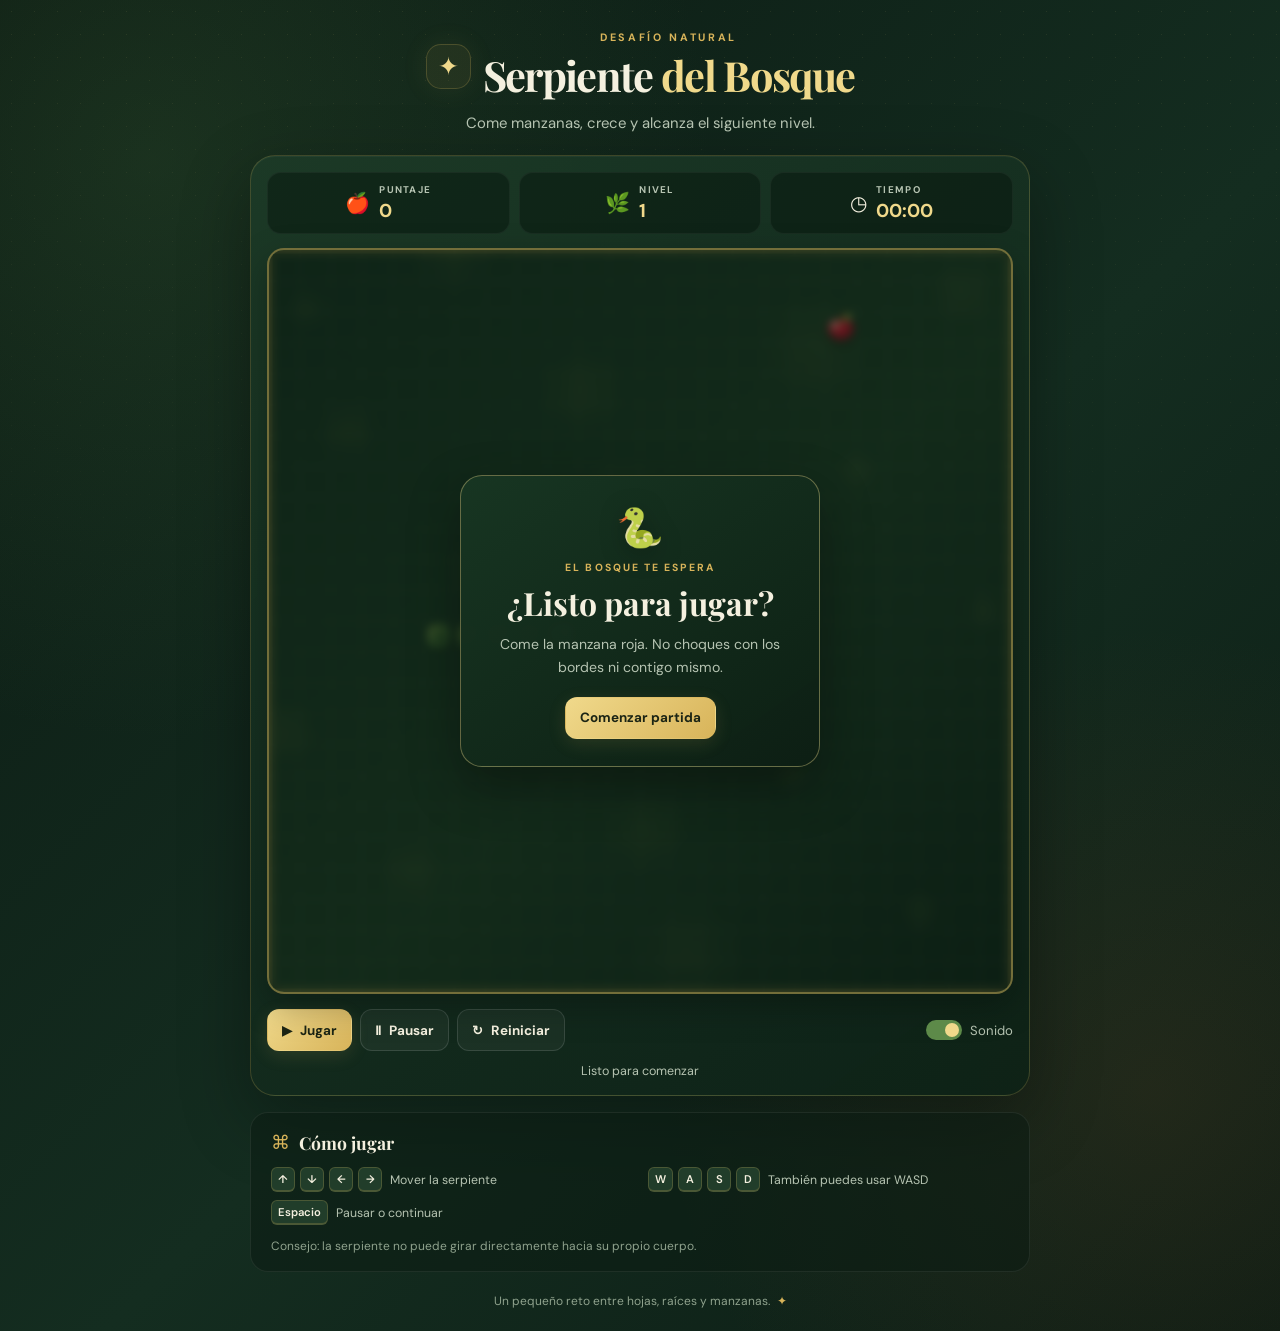
<file: index.html>
<!DOCTYPE html>
<html lang="es">
<head>
    <meta charset="UTF-8">
    <meta name="viewport" content="width=device-width, initial-scale=1.0">
    <meta name="theme-color" content="#10271c">
    <title>Serpiente del Bosque</title>
    <link rel="stylesheet" href="serpiente.css">
    <script src="serpiente.js" defer></script>
</head>
<body>
    <main class="app">
        <header class="encabezado">
            <div class="marca">
                <span class="marca-icono" aria-hidden="true">✦</span>
                <div>
                    <p class="sobretitulo">DESAFÍO NATURAL</p>
                    <h1>Serpiente <span>del Bosque</span></h1>
                </div>
            </div>
            <p class="intro">Come manzanas, crece y alcanza el siguiente nivel.</p>
        </header>

        <section class="panel-juego" aria-label="Juego de la serpiente">
            <div class="barra-estadisticas">
                <article class="estadistica">
                    <span class="estadistica-icono">🍎</span>
                    <div><span class="etiqueta">PUNTAJE</span><strong id="puntaje">0</strong></div>
                </article>
                <article class="estadistica">
                    <span class="estadistica-icono">🌿</span>
                    <div><span class="etiqueta">NIVEL</span><strong id="nivel">1</strong></div>
                </article>
                <article class="estadistica">
                    <span class="estadistica-icono">◷</span>
                    <div><span class="etiqueta">TIEMPO</span><strong id="tiempo">00:00</strong></div>
                </article>
            </div>

            <div class="tablero-marco">
                <canvas id="canvasJuego" width="600" height="600" aria-label="Tablero de serpiente de 24 por 24 celdas">
                    Tu navegador no admite el elemento canvas.
                </canvas>
                <div id="mensaje" class="capa-mensaje" role="status" aria-live="polite">
                    <div class="tarjeta-mensaje">
                        <span id="mensajeIcono" class="mensaje-icono" aria-hidden="true">🐍</span>
                        <p class="mensaje-etiqueta">EL BOSQUE TE ESPERA</p>
                        <h2 id="mensajeTitulo">¿Listo para jugar?</h2>
                        <p id="mensajeTexto">Come la manzana roja. No choques con los bordes ni contigo mismo.</p>
                        <button type="button" class="boton boton-principal" onclick="iniciarJuego()">Comenzar partida <span aria-hidden="true">→</span></button>
                    </div>
                </div>
            </div>

            <div class="controles">
                <div class="grupo-botones">
                    <button type="button" class="boton boton-principal" onclick="iniciarJuego()" id="botonInicio">▶ <span>Jugar</span></button>
                    <button type="button" class="boton boton-secundario" onclick="pausarJuego()" id="botonPausa">Ⅱ <span>Pausar</span></button>
                    <button type="button" class="boton boton-secundario" onclick="reiniciarJuego()">↻ <span>Reiniciar</span></button>
                </div>
                <label class="interruptor-sonido">
                    <input type="checkbox" id="sonidoActivado" checked>
                    <span class="interruptor" aria-hidden="true"></span>
                    <span>Sonido</span>
                </label>
            </div>
            <p id="estado" class="estado" aria-live="polite">Listo para comenzar</p>
        </section>

        <aside class="ayuda">
            <div class="ayuda-titulo"><span>⌘</span><h2>Cómo jugar</h2></div>
            <div class="instrucciones">
                <p><kbd>↑</kbd><kbd>↓</kbd><kbd>←</kbd><kbd>→</kbd> <span>Mover la serpiente</span></p>
                <p><kbd>W</kbd><kbd>A</kbd><kbd>S</kbd><kbd>D</kbd> <span>También puedes usar WASD</span></p>
                <p><kbd>Espacio</kbd> <span>Pausar o continuar</span></p>
            </div>
            <p class="nota">Consejo: la serpiente no puede girar directamente hacia su propio cuerpo.</p>
        </aside>

        <footer>Un pequeño reto entre hojas, raíces y manzanas. <span>✦</span></footer>
    </main>
</body>
</html>
</file>
<file: serpiente.css>
@import url('https://fonts.googleapis.com/css2?family=DM+Sans:wght@400;500;600;700&family=Playfair+Display:wght@600;700;800&display=swap');

:root {
    --bosque-950: #0b1912;
    --bosque-900: #10271c;
    --bosque-800: #173927;
    --bosque-700: #245238;
    --hoja: #5d8a49;
    --oro: #d8b45a;
    --oro-claro: #f0d98b;
    --crema: #f4f0df;
    --texto-suave: #b6c4b2;
    --cafe: #38281d;
    --rojo: #c91f32;
    --borde: rgba(216, 180, 90, .22);
    --sombra: 0 24px 70px rgba(0, 0, 0, .32);
}

* { box-sizing: border-box; }

body {
    margin: 0;
    min-height: 100vh;
    padding: 30px 18px 22px;
    color: var(--crema);
    font-family: 'DM Sans', sans-serif;
    background:
        radial-gradient(ellipse at 12% 12%, rgba(68, 111, 61, .25), transparent 35%),
        radial-gradient(ellipse at 90% 82%, rgba(121, 73, 36, .18), transparent 30%),
        linear-gradient(135deg, var(--bosque-950), #142d20 55%, #0c1c14);
}

body::before {
    content: "";
    position: fixed;
    inset: 0;
    pointer-events: none;
    opacity: .16;
    background-image: radial-gradient(rgba(240, 217, 139, .55) .7px, transparent .7px);
    background-size: 23px 23px;
    mask-image: linear-gradient(to bottom, black, transparent 80%);
}

button, input { font: inherit; }
button { -webkit-tap-highlight-color: transparent; }

.app { width: min(100%, 780px); margin: 0 auto; position: relative; }

.encabezado { margin: 0 0 22px; text-align: center; }
.marca { display: flex; justify-content: center; align-items: center; gap: 12px; }
.marca-icono {
    display: grid; place-items: center; width: 45px; height: 45px;
    border: 1px solid var(--borde); border-radius: 15px;
    color: var(--oro-claro); background: rgba(216, 180, 90, .08);
    font-size: 25px; box-shadow: 0 0 28px rgba(216, 180, 90, .08);
}
.sobretitulo { margin: 0 0 3px; color: var(--oro); font-size: .67rem; letter-spacing: .25em; font-weight: 700; }
h1, h2, p { margin-top: 0; }
h1 { margin: 0; font-family: 'Playfair Display', Georgia, serif; font-size: clamp(1.8rem, 5vw, 2.6rem); letter-spacing: -.04em; }
h1 span { color: var(--oro-claro); }
.intro { margin: 11px 0 0; color: var(--texto-suave); font-size: .93rem; }

.panel-juego {
    padding: 16px;
    border: 1px solid var(--borde);
    border-radius: 25px;
    background: linear-gradient(145deg, rgba(28, 58, 39, .95), rgba(14, 34, 23, .97));
    box-shadow: var(--sombra), inset 0 1px 0 rgba(255,255,255,.04);
}

.barra-estadisticas {
    display: grid; grid-template-columns: repeat(3, 1fr); gap: 9px; margin-bottom: 14px;
}
.estadistica {
    display: flex; align-items: center; justify-content: center; gap: 9px;
    min-width: 0; padding: 10px 8px; border-radius: 14px;
    background: rgba(6, 19, 12, .45); border: 1px solid rgba(255,255,255,.045);
}
.estadistica-icono { font-size: 1.25rem; }
.estadistica div { display: flex; flex-direction: column; gap: 2px; }
.etiqueta { color: var(--texto-suave); font-size: .61rem; letter-spacing: .13em; font-weight: 700; }
.estadistica strong { color: var(--oro-claro); font-size: 1.17rem; font-variant-numeric: tabular-nums; }

.tablero-marco {
    position: relative; width: 100%; overflow: hidden; border-radius: 17px;
    border: 2px solid rgba(216, 180, 90, .48);
    background: #172e1d; box-shadow: 0 12px 35px rgba(0,0,0,.28), inset 0 0 0 4px rgba(0,0,0,.13);
}
#canvasJuego { display: block; width: 100%; height: auto; aspect-ratio: 1 / 1; }

.capa-mensaje {
    position: absolute; inset: 0; z-index: 2; display: grid; place-items: center;
    padding: 18px; background: rgba(7, 19, 12, .55); backdrop-filter: blur(4px);
    transition: opacity .22s ease, visibility .22s ease;
}
.capa-mensaje.oculto { opacity: 0; visibility: hidden; pointer-events: none; }
.tarjeta-mensaje {
    width: min(100%, 360px); padding: 27px 24px; text-align: center;
    border: 1px solid rgba(240, 217, 139, .38); border-radius: 22px;
    background: linear-gradient(145deg, rgba(24, 54, 35, .97), rgba(13, 31, 20, .98));
    box-shadow: 0 20px 50px rgba(0,0,0,.35);
}
.mensaje-icono { display: block; margin-bottom: 8px; font-size: 2.4rem; filter: drop-shadow(0 5px 12px rgba(0,0,0,.25)); }
.mensaje-etiqueta { margin-bottom: 7px; color: var(--oro); font-size: .65rem; letter-spacing: .2em; font-weight: 700; }
.tarjeta-mensaje h2 { margin: 0 0 9px; font-family: 'Playfair Display', Georgia, serif; font-size: clamp(1.6rem, 4vw, 2rem); }
#mensajeTexto { margin-bottom: 18px; color: var(--texto-suave); font-size: .88rem; line-height: 1.6; }

.controles { display: flex; align-items: center; justify-content: space-between; gap: 12px; margin-top: 15px; }
.grupo-botones { display: flex; flex-wrap: wrap; gap: 8px; }
.boton {
    min-height: 42px; display: inline-flex; align-items: center; justify-content: center; gap: 8px;
    padding: 10px 14px; border-radius: 12px; border: 1px solid transparent;
    cursor: pointer; font-size: .84rem; font-weight: 700;
    transition: transform .18s ease, background .18s ease, border-color .18s ease, box-shadow .18s ease;
}
.boton:hover { transform: translateY(-2px); }
.boton:active { transform: translateY(0) scale(.98); }
.boton:focus-visible, input:focus-visible { outline: 3px solid var(--oro-claro); outline-offset: 3px; }
.boton-principal { color: #1b2414; background: linear-gradient(135deg, var(--oro-claro), var(--oro)); box-shadow: 0 5px 18px rgba(216,180,90,.13); }
.boton-principal:hover { background: #f5df99; box-shadow: 0 7px 22px rgba(216,180,90,.22); }
.boton-secundario { color: var(--crema); background: rgba(255,255,255,.045); border-color: rgba(255,255,255,.12); }
.boton-secundario:hover { background: rgba(255,255,255,.09); border-color: var(--borde); }

.interruptor-sonido { display: flex; align-items: center; gap: 8px; color: var(--texto-suave); font-size: .82rem; cursor: pointer; white-space: nowrap; }
.interruptor-sonido input { position: absolute; opacity: 0; width: 1px; height: 1px; }
.interruptor { position: relative; width: 36px; height: 20px; border-radius: 20px; background: #405244; transition: background .2s ease; }
.interruptor::after { content: ""; position: absolute; top: 3px; left: 3px; width: 14px; height: 14px; border-radius: 50%; background: #e8e6d9; transition: transform .2s ease; }
.interruptor-sonido input:checked + .interruptor { background: var(--hoja); }
.interruptor-sonido input:checked + .interruptor::after { transform: translateX(16px); background: var(--oro-claro); }
.estado { min-height: 1.25em; margin: 12px 2px 0; color: var(--texto-suave); font-size: .78rem; text-align: center; }

.ayuda {
    margin-top: 16px; padding: 17px 20px; border: 1px solid rgba(255,255,255,.07);
    border-radius: 18px; background: rgba(12, 29, 19, .55);
}
.ayuda-titulo { display: flex; align-items: center; gap: 9px; margin-bottom: 12px; }
.ayuda-titulo > span { color: var(--oro); font-size: 1.2rem; }
.ayuda h2 { margin: 0; font-family: 'Playfair Display', Georgia, serif; font-size: 1.1rem; }
.instrucciones { display: grid; grid-template-columns: 1fr 1fr; gap: 8px 16px; }
.instrucciones p { display: flex; align-items: center; flex-wrap: wrap; gap: 5px; margin: 0; color: var(--texto-suave); font-size: .77rem; }
.instrucciones p span { margin-left: 3px; }
kbd { min-width: 24px; padding: 4px 6px; text-align: center; color: var(--crema); background: #213d2a; border: 1px solid rgba(216,180,90,.22); border-bottom-width: 2px; border-radius: 6px; font: 600 .7rem 'DM Sans', sans-serif; }
.nota { margin: 13px 0 0; color: #8fa28d; font-size: .75rem; }
footer { padding: 21px 8px 0; text-align: center; color: #8fa28d; font-size: .75rem; }
footer span { color: var(--oro); margin-left: 4px; }

@media (max-width: 520px) {
    body { padding: 20px 10px; }
    .panel-juego { padding: 10px; border-radius: 20px; }
    .barra-estadisticas { gap: 5px; }
    .estadistica { gap: 5px; padding: 9px 4px; }
    .estadistica-icono { font-size: 1rem; }
    .etiqueta { font-size: .53rem; letter-spacing: .07em; }
    .estadistica strong { font-size: 1rem; }
    .controles { align-items: flex-start; flex-direction: column; }
    .grupo-botones { width: 100%; }
    .grupo-botones .boton { flex: 1; padding-inline: 8px; }
    .interruptor-sonido { align-self: flex-end; }
    .instrucciones { grid-template-columns: 1fr; }
    .tarjeta-mensaje { padding: 20px 17px; }
}
@media (prefers-reduced-motion: reduce) {
    *, *::before, *::after { transition-duration: .01ms !important; scroll-behavior: auto !important; }
}
</file>
